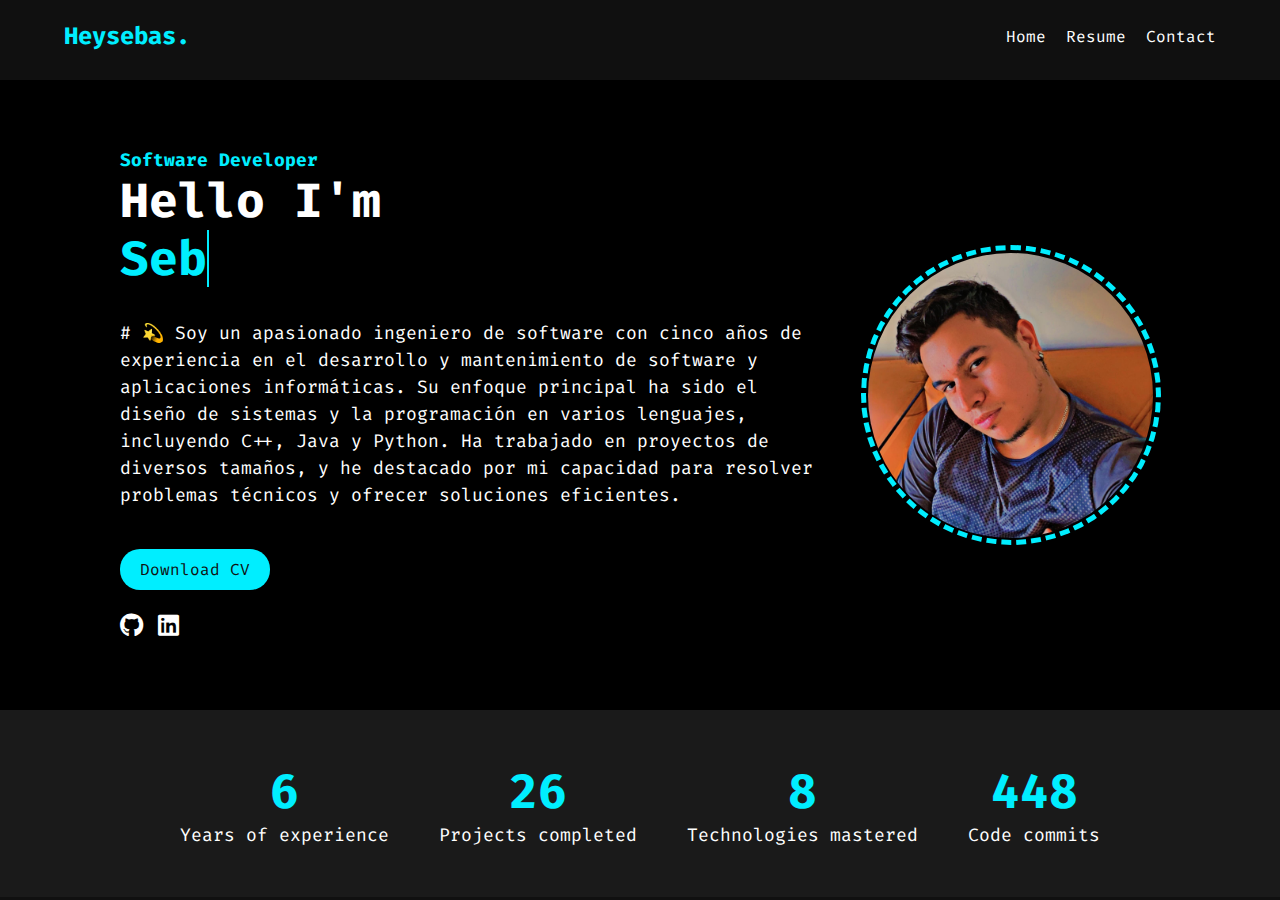
<file: index.html>
<!DOCTYPE html>
<html lang="es">
<head>
    <meta charset="UTF-8">
    <meta name="viewport" content="width=device-width, initial-scale=1.0">
    <title>Portfolio</title>
    <link rel="stylesheet" href="/style/style.css">
    <link rel="stylesheet" href="https://cdnjs.cloudflare.com/ajax/libs/font-awesome/6.0.0-beta3/css/all.min.css">
</head>
<body>
    <header>
        <nav>
            <div class="logo">Heysebas.</div>
            <div class="hamburger" id="hamburger">
                <div class="line"></div>
                <div class="line"></div>
                <div class="line"></div>
            </div>
            <ul class="nav-links" id="nav-links">
                <li><a href="index.html" id="home-link">Home</a></li>
                <!-- <li><a href="pagues/service.html" id="services-link">Services</a></li> -->
                <li><a href="pagues/resume.html" id="resume-link">Resume</a></li>
                <!-- <li><a href="#work" id="work-link">Work</a></li> -->
                <li><a href="pagues/contact.html" id="contact-link">Contact</a></li>
                <!-- <li><a href="#hire" class="hire-btn" id="hire-link">Hire me</a></li> -->
            </ul>
        </nav>
    </header>
    
    <section class="hero" id="home">
        <div class="hero-text">
            <h4 id="role-text">Software Developer</h4>
            <h1 id="hello-text">Hello I'm <br><span id="dynamic-text">Sebastian Grisales</span></h1>
            <p id="description-text">
                # 💫 Soy un apasionado ingeniero de software con cinco años de experiencia
                en el desarrollo y mantenimiento de software y aplicaciones
                informáticas. Su enfoque principal ha sido el diseño de sistemas y la
                programación en varios lenguajes, incluyendo C++, Java y Python. Ha
                trabajado en proyectos de diversos tamaños, y he destacado por mi
                capacidad para resolver problemas técnicos y ofrecer soluciones
                eficientes.
            </p>
            <a href="#" class="btn" id="download-cv">Download CV</a>
            <div class="social-links">
                <a href="https://github.com/heysebas" target="_blank" title="GitHub"><i class="fab fa-github"></i></a>
                <a href="https://www.linkedin.com/in/johan-sebasti%C3%A1n-grisales-montoya-371911257/" target="_blank" title="LinkedIn"><i class="fab fa-linkedin"></i></a>
            </div>
        </div>
        <div class="hero-image">
            <img src="/asset/img/368995036_2622860411203462_9160572238469362711_n (1).jpg" alt="Sebastian Grisales">
        </div>
    </section>
    
    <section class="stats">
        <div class="stat">
            <h3>6</h3>
            <p id="experience-text">Years of experience</p>
        </div>
        <div class="stat">
            <h3>26</h3>
            <p id="projects-text">Projects completed</p>
        </div>
        <div class="stat">
            <h3>8</h3>
            <p id="technologies-text">Technologies mastered</p>
        </div>
        <div class="stat">
            <h3>448</h3>
            <p id="commits-text">Code commits</p>
        </div>
    </section>

    <script src="/controller/script.js"></script>
</body>
</html>
</file>
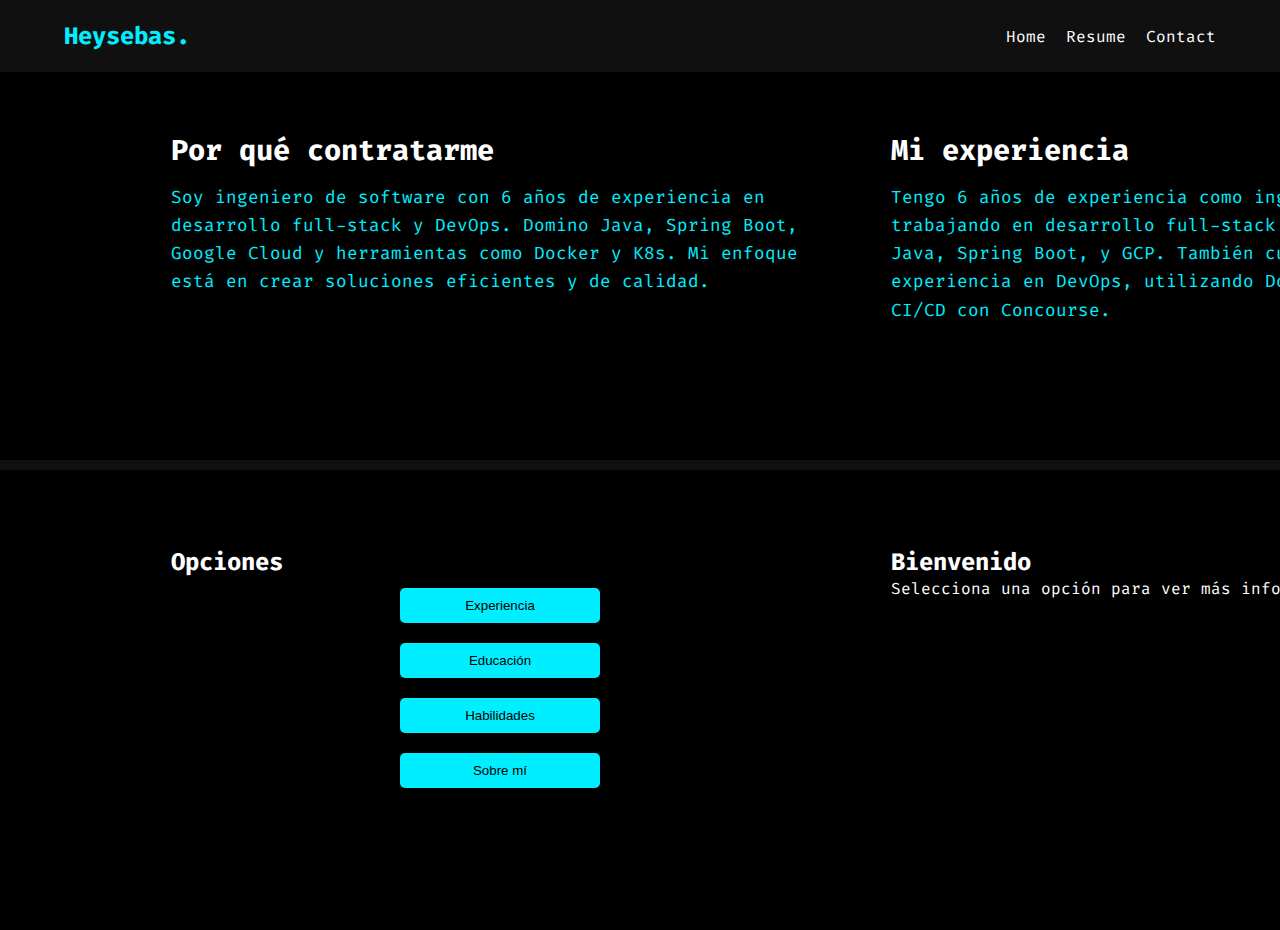
<file: pagues/resume.html>
<!DOCTYPE html>
<html lang="es">
<head>
    <meta charset="UTF-8">
    <meta name="viewport" content="width=device-width, initial-scale=1.0">
    <title>Portfolio</title>
    <link rel="stylesheet" href="/style/style.css">
    <link rel="stylesheet" href="/style/stylerResume.css">
    <link rel="stylesheet" href="https://cdnjs.cloudflare.com/ajax/libs/font-awesome/6.0.0-beta3/css/all.min.css">
</head>
<body>
    <header>
        <nav>
            <div class="logo">Heysebas.</div>
            <div class="hamburger" id="hamburger">
                <div class="line"></div>
                <div class="line"></div>
                <div class="line"></div>
            </div>
            <ul class="nav-links" id="nav-links">
                <li><a href="/index.html" id="home-link">Home</a></li>
                <!-- <li><a href="service.html" id="services-link">Services</a></li> -->
                <li><a href="#resume" id="resume-link">Resume</a></li>
                <!-- <li><a href="#work" id="work-link">Work</a></li> -->
                <li><a href="contact.html" id="contact-link">Contact</a></li>
                <!-- <li><a href="#hire" class="hire-btn" id="hire-link">Hire me</a></li> -->
            </ul>
        </nav>
    </header>
    
    <section class="hero_2" id="home">
        <section id="info-section" class="info-container">
            <div id="why-hire-1" class="info-box">
                <h2 id="why-hire-title">Por qué contratarme</h2>
                <p id="why-hire-text">Soy ingeniero de software con 6 años de experiencia en desarrollo full-stack y DevOps. Domino Java, Spring Boot, Google Cloud y herramientas como Docker y K8s. Mi enfoque está en crear soluciones eficientes y de calidad.</p>
            </div>

            <div id="experience-1" class="info-box">
                <h2 id="experience-title">Mi experiencia</h2>
                <p id="experience-text">Tengo 6 años de experiencia como ingeniero de software, trabajando en desarrollo full-stack con tecnologías como Java, Spring Boot, y GCP. También cuento con un año de experiencia en DevOps, utilizando Docker, Kubernetes y CI/CD con Concourse.</p>
            </div>
        </section>
    </section>

    <section class="hero_3" id="options">
        <section id="info-section" class="info-container">
            <div id="btn_1" class="info-box-2">
                <h2 id="options-title">Opciones</h2>
                <div class="button-container">
                    <button class="btn" id="experiencia-btn" onclick="mostrarContenido('experiencia')">Experiencia</button>
                    <button class="btn" id="educacion-btn" onclick="mostrarContenido('educacion')">Educación</button>
                    <button class="btn" id="habilidades-btn" onclick="mostrarContenido('habilidades')">Habilidades</button>
                    <button class="btn" id="sobre-mi-btn" onclick="mostrarContenido('sobre-mi')">Sobre mí</button>
                </div>
            </div>            
            <div id="contenido-dinamico" class="info-box-2">
                <h2>Bienvenido</h2>
                <p>Selecciona una opción para ver más información.</p>
            </div>
        </section>
    </section>
    <script src="/controller/resume.js"></script>
    <script src="/controller/script.js"></script>
</body>
</html>
</file>
<file: style/stylerResume.css>
/* Estilo general para pantallas grandes (PC) */
.info-container {
    display: flex;
    justify-content: space-between;  /* Espacio entre los elementos */
    align-items: flex-start;         /* Alinea los elementos al inicio vertical */
    padding: 50px;
    background-color: #00000000;
    gap: 20px;  /* Espacio entre las secciones */
}

.info-box {
    flex: 1;                        /* Hace que las secciones ocupen el mismo espacio */
    padding: 20px;
    background-color: rgba(255, 255, 255, 0);
    border: 1px solid #dddddd00;
    box-shadow: 0 2px 5px rgba(0,0,0,0.1);
    width: 700px;
    height: 250px;
}

.info-box-2 {
    flex: 1;                        /* Hace que las secciones ocupen el mismo espacio */
    padding: 20px;
    background-color: rgba(255, 255, 255, 0);
    border: 1px solid #dddddd00;
    box-shadow: 0 2px 5px rgba(0,0,0,0.1);
    width: 700px;
    height: 350px;
}

.info-box h2 {
    font-size: 1.8rem;
    margin-bottom: 15px;
}

.info-box p {
    font-size: 1.1rem;
    line-height: 1.6;
    color: #0ef;
}

/* Hero sections */
.hero_2, .hero_3 {
    display: flex;
    justify-content: space-around;
    align-items: center;
    height: 2;
    text-align: left;
    background: #000000;
    padding: 50px 100px;
    margin-top: 10px; /* Desplazamiento para evitar el header */
}

.hero_3 {
    display: flex;
    justify-content: space-around;
    align-items: center;
    height: 2;
    text-align: left;
    background: #000000;
    padding: 5px 100px;
    
}




.hero-text h1 {
    font-size: 48px;
    line-height: 1.2;
}

.hero-text h1 span {
    color: #0ef;
}

.hero-text h4 {
    font-size: 18px;
    color: #0ef;
}

.hero-text p {
    margin: 20px 0;
    font-size: 18px;
    line-height: 1.5;
}

/* Botones */
.button-container {
    display: flex;
    flex-direction: column; /* Coloca los botones en una sola columna */
    align-items: center; /* Centra los botones horizontalmente */
}

.btn {
    width: 100%; /* Haz que los botones ocupen todo el ancho del contenedor */
    max-width: 200px; /* Establece un ancho máximo para los botones */
    margin: 10px 0; /* Añade espacio entre los botones */
    padding: 10px 20px;
    background-color: #0ef; /* Color del botón */
    color: rgb(0, 0, 0);
    border: none;
    cursor: pointer;
    border-radius: 5px;
    text-align: center;
}

.btn:hover {
    background-color: rgb(0, 154, 165); /* Efecto hover */
}

/* Tarjetas de experiencia */
.experiencia-grid {
    display: grid;
    grid-template-columns: repeat(auto-fit, minmax(300px, 1fr));
    gap: 20px;
    margin-top: 20px;
    max-height: 290px; /* Altura máxima definida para que haya scroll si hay más de 4 tarjetas */
    overflow-y: auto; /* Scroll vertical cuando haya contenido extra */
    padding-right: 10px; /* Añadir un pequeño padding para evitar que el contenido quede debajo del scroll */
}

.experiencia-card {
    background-color: #1d1d1d;
    color: #e0e0e0;
    border-radius: 10px;
    padding: 20px;
    box-shadow: 0 4px 6px rgba(0, 0, 0, 0.1);
    transition: transform 0.3s ease;
}

.experiencia-card:hover {
    transform: translateY(-10px);
}

.periodo {
    color: #0ef;
    font-weight: bold;
    font-size: 1.1em;
    margin-bottom: 10px;
}

.detalles h3 {
    margin: 0;
    font-size: 1.2em;
    color: #fff;
}

.detalles p {
    margin: 5px 0;
    color: #ccc;
}

.experiencia-grid::-webkit-scrollbar {
    width: 8px;
}

.experiencia-grid::-webkit-scrollbar-thumb {
    background-color: #0ef; /* Personalizar el color del scroll */
    border-radius: 4px;
}

.experiencia-grid::-webkit-scrollbar-track {
    background-color: #111111;
}

/* Responsivo: Para pantallas más pequeñas (móviles y tablets) */
@media (max-width: 768px) {
    .info-container {
        flex-direction: column;  /* En pantallas pequeñas se organizan en columna */
        align-items: center;
    }
    .info-box,
    .info-box-2 {
        width: 100%;  /* Ocupar todo el ancho disponible */
        max-width: 100%;  /* Evitar que se desborden en móviles */
        height: auto;  /* Ajustar la altura según el contenido */
    }

    .hero_2,
    .hero_3 {
        flex-direction: column; /* Colocar los elementos en columna */
        padding: 20px;  /* Reducir el padding en móviles */
    }

    .hero-text h1 {
        font-size: 32px;  /* Ajustar el tamaño del texto */
    }

    .hero-text p {
        font-size: 16px;  /* Reducir el tamaño de la fuente en móviles */
    }
}




.habilidades-card img {
    width: 64px; /* Ajusta el tamaño según sea necesario */
    height: 64px; /* Asegúrate de que el tamaño sea uniforme */
    margin-right: 10px; /* Espaciado entre la imagen y los iconos si es necesario */
    margin-top: 10px;
    vertical-align: middle; /* Alinea verticalmente con los iconos */
}

.habilidades-card i {
    font-size: 64px; /* Ajusta el tamaño de los iconos para que coincidan con la imagen */
    margin-right: 10px; /* Espaciado entre los iconos */
    margin-top: 10px;
    vertical-align: middle; /* Alinea los iconos verticalmente */
}
</file>
<file: style/style.css>
/* Importar la fuente Fira Code para el efecto de terminal hacker */
@import url('https://fonts.googleapis.com/css2?family=Fira+Code:wght@400;700&display=swap');

/* Reset de estilos */
* {
    margin: 0;
    padding: 0;
    box-sizing: border-box;
}

body {
    font-family: 'Fira Code', 'Courier New', monospace;
    background-color: #101010;
    color: #fff;
}

header {
    width: 100%;
    padding: 20px 0;
    background: #101010;
    position: fixed;
    top: 0;
    z-index: 1000;
}

nav {
    display: flex;
    justify-content: space-between;
    align-items: center;
    width: 90%;
    margin: 0 auto;
}

.logo {
    font-size: 24px;
    font-weight: bold;
    color: #0ef;
}

.hamburger {
    display: none; /* Ocultar por defecto */
    flex-direction: column;
    cursor: pointer;
    margin-left: auto; /* Alinear a la derecha */
}

.line {
    height: 3px;
    width: 25px;
    background-color: #0ef;
    margin: 3px 0;
}

.nav-links {
    list-style: none;
    display: flex;
    gap: 20px;
}

.nav-links li a {
    text-decoration: none;
    color: #fff;
    transition: color 0.3s;
}

.nav-links li a:hover {
    color: #0ef;
}

.hire-btn {
    background: #0ef;
    color: #101010;
    padding: 10px 20px;
    border-radius: 20px;
}

/* Sección Hero */
.hero {
    display: flex;
    justify-content: space-around;
    align-items: center;
    height: 70vh;
    text-align: left;
    background: #000000;
    padding: 50px 100px;
    margin-top: 80px; /* Desplazamiento para evitar el header */
}

.hero-text {
    max-width: 65%;
}

.hero-text h1 {
    font-size: 48px;
    line-height: 1.2;
}

.hero-text h1 span {
    color: #0ef;
}

.hero-text h4 {
    font-size: 18px;
    color: #0ef;
}

.hero-text p {
    margin: 20px 0;
    font-size: 18px;
    line-height: 1.5;
}

.btn {
    display: inline-block;
    margin-top: 20px;
    padding: 10px 20px;
    color: #101010;
    background: #0ef;
    border: none;
    border-radius: 20px;
    cursor: pointer;
    text-decoration: none;
}

.social-links {
    display: flex;
    gap: 15px;
    margin-top: 20px;
}

.social-links a {
    color: #fff;
    font-size: 24px;
    transition: color 0.3s;
}

.social-links a:hover {
    color: #0ef;
}

.stats {
    display: flex;
    justify-content: center;
    gap: 50px;
    padding: 50px;
    background: #1a1a1a;
}

.stat {
    text-align: center;
}

.stat h3 {
    font-size: 48px;
    color: #0ef;
}

.stat p {
    font-size: 18px;
}

/* Efecto de texto dinámico */
#dynamic-text {
    border-right: 2px solid #0ef; /* Efecto de cursor parpadeante */
    white-space: nowrap; /* Evita que el texto se divida en varias líneas */
    overflow: hidden; /* Oculta el texto sobrante cuando se borra */
    display: inline-block;
}

.hero-image {
    position: relative;
    display: flex; /* Usar flex para centrar la imagen */
    align-items: center; /* Alinear verticalmente */
    justify-content: center; /* Alinear horizontalmente */
    overflow: hidden;
    width: 300px; /* Ancho fijo para el contenedor */
    height: 300px; /* Alto fijo para el contenedor */
}

.hero-image img {
    margin-left: 7.9px;
    margin-top: 7.5px;
    border-radius: 50%;
    width: 95%; /* Ajustar al 100% del contenedor */
    height: 95%; /* Ajustar al 100% del contenedor */
    position: absolute; /* Posicionamiento absoluto */
    top: 0; /* Alinear al contenedor */
    left: 0; /* Alinear al contenedor */
    z-index: 1; /* Asegúrate de que la imagen esté encima del borde */
}

.hero-image::before {
    content: "";
    position: absolute;
    height: 290px;
    width: 290px;
    border: 5px dashed #0ef; /* Borde punteado */
    border-radius: 50%;
    top: 0;
    left: 0;
    animation: rotateBorder 30s linear infinite; /* Duración ajustada */
}

@keyframes rotateBorder {
    from {
        transform: rotate(0deg);
    }
    to {
        transform: rotate(360deg); /* Rota en sentido de las agujas del reloj */
    }
}

/* Estilos responsivos */
@media (max-width: 1024px) {
    .hero {
        padding: 40px 50px;
    }

    .hero-text {
        max-width: 60%;
    }

    .nav-links {
        gap: 15px;
    }

    .stat h3 {
        font-size: 36px;
    }

    .stat p {
        font-size: 16px;
    }
}

@media (max-width: 768px) {
    .nav-links {
        display: none; /* Ocultar el menú por defecto */
        flex-direction: column;
        position: absolute;
        background: #101010;
        top: 60px; /* Debajo del header */
        right: 0;
        width: 100%;
        padding: 20px;
        z-index: 1000;
    }

    .nav-links.active {
        display: flex; /* Mostrar menú al activar */
    }

    .hamburger {
        display: flex; /* Mostrar botón de hamburguesa */
    }

    .hero {
        flex-direction: column;
        padding: 20px;
        height: auto; /* Permitir que se ajuste la altura */
        margin-top: 60px; /* Ajustar el margen superior */
    }

    .hero-text {
        max-width: 100%;
        text-align: center;
    }

    .hero-text h1 {
        font-size: 36px;
    }

    .hero-text h4 {
        font-size: 16px;
    }

    .hero-text p {
        font-size: 14px;
    }

    .btn {
        padding: 8px 16px;
    }

    .stats {
        flex-direction: column;
        padding: 20px;
        gap: 30px; /* Espacio entre los elementos */
    }

    .stat {
        margin-bottom: 20px;
    }

    .social-links {
        flex-direction: column;
        align-items: center;
    }

    .social-links a {
        font-size: 20px;
    }
}

@media (max-width: 480px) {
    .logo {
        font-size: 20px;
    }

    .hero-text h1 {
        font-size: 28px;
    }

    .hero-text h4 {
        font-size: 14px;
    }

    .hero-text p {
        font-size: 12px;
    }

    .stats {
        gap: 20px;
    }

    .stat h3 {
        font-size: 24px;
    }

    .stat p {
        font-size: 12px;
    }

    .social-links a {
        font-size: 18px;
    }
}
</file>
